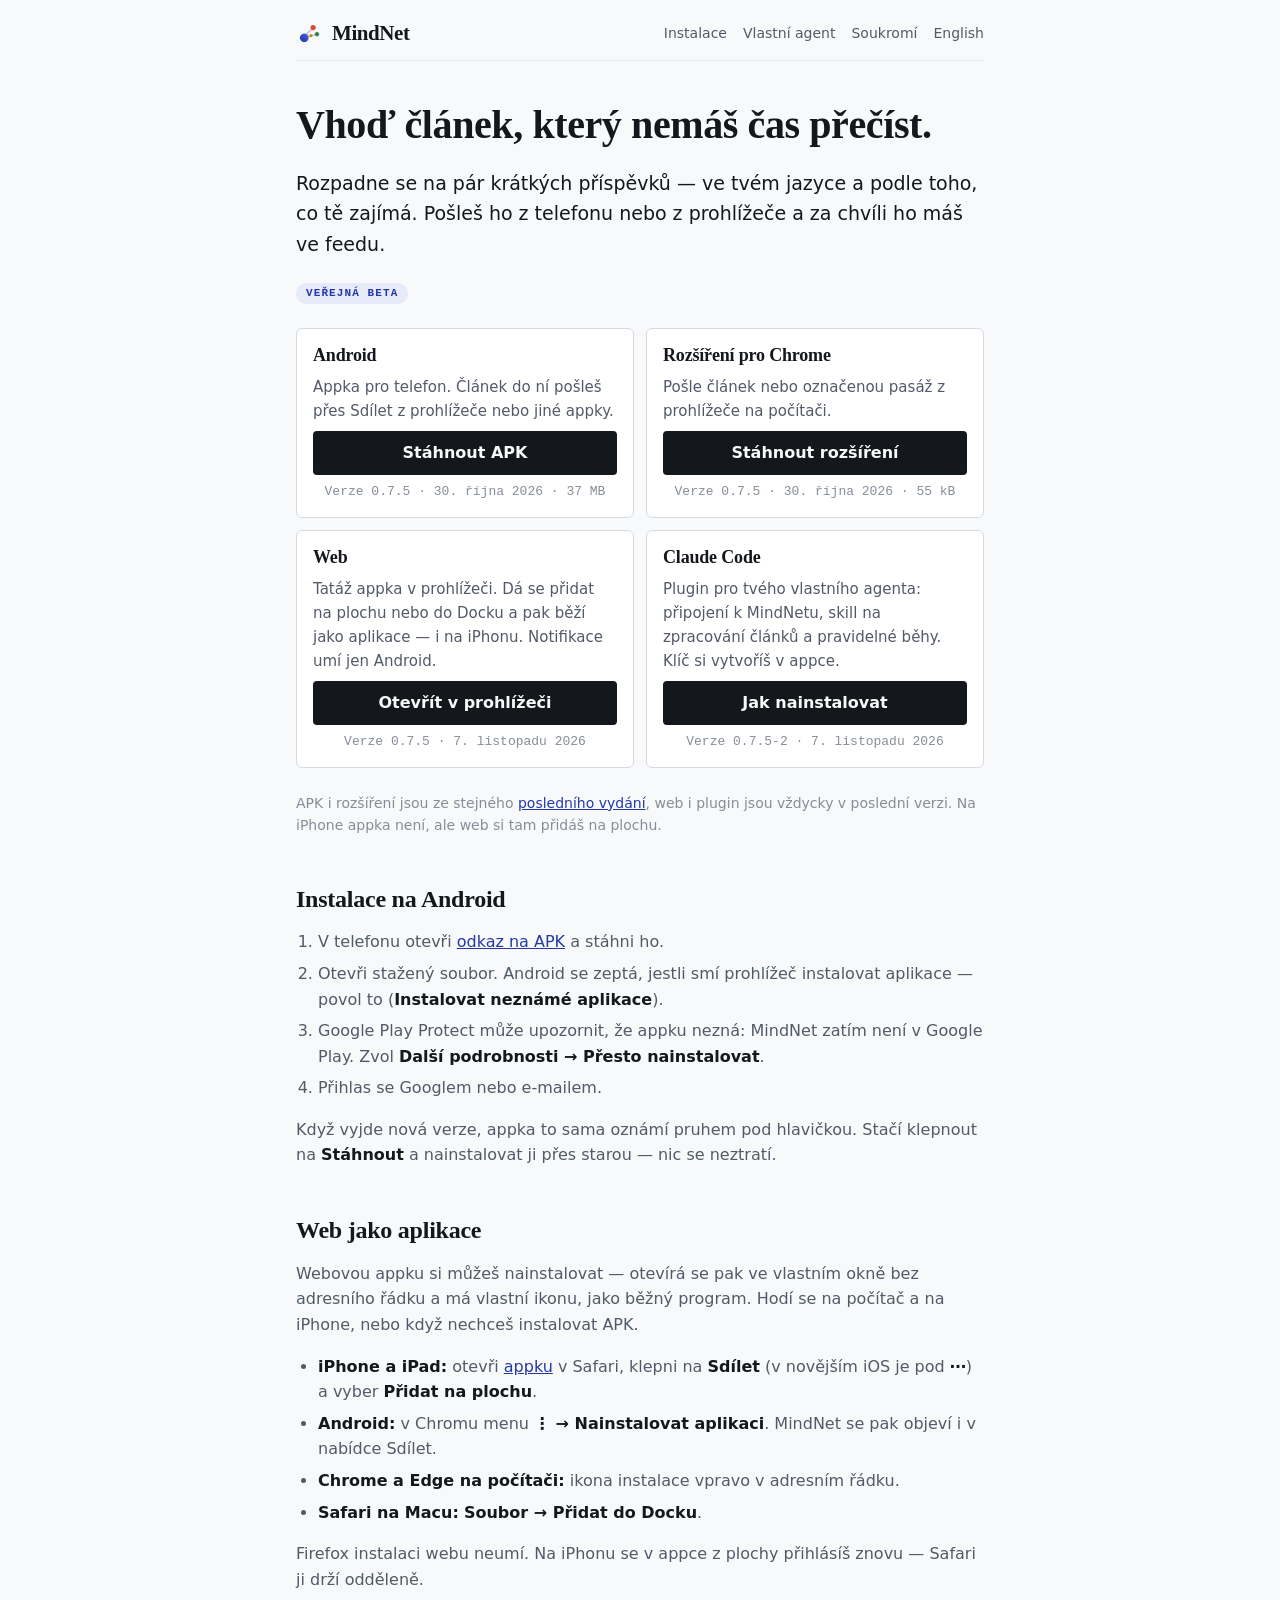
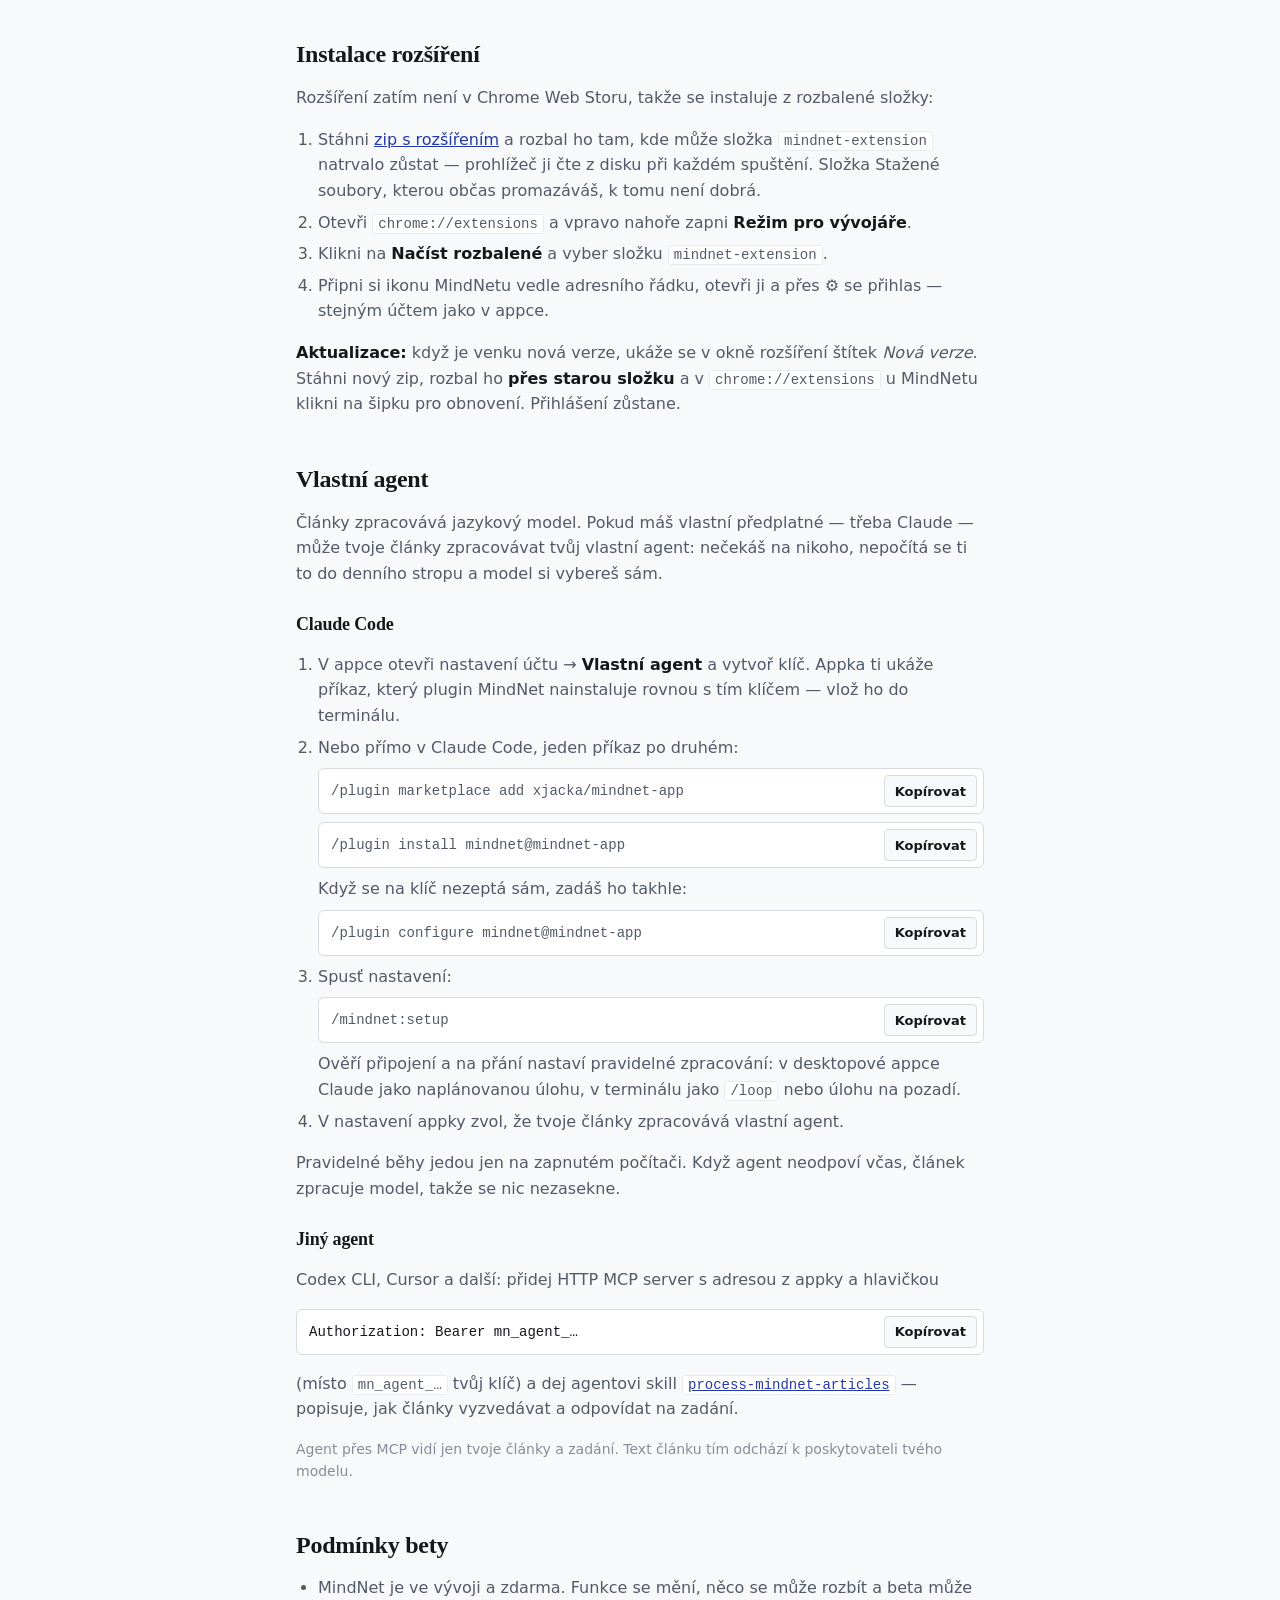
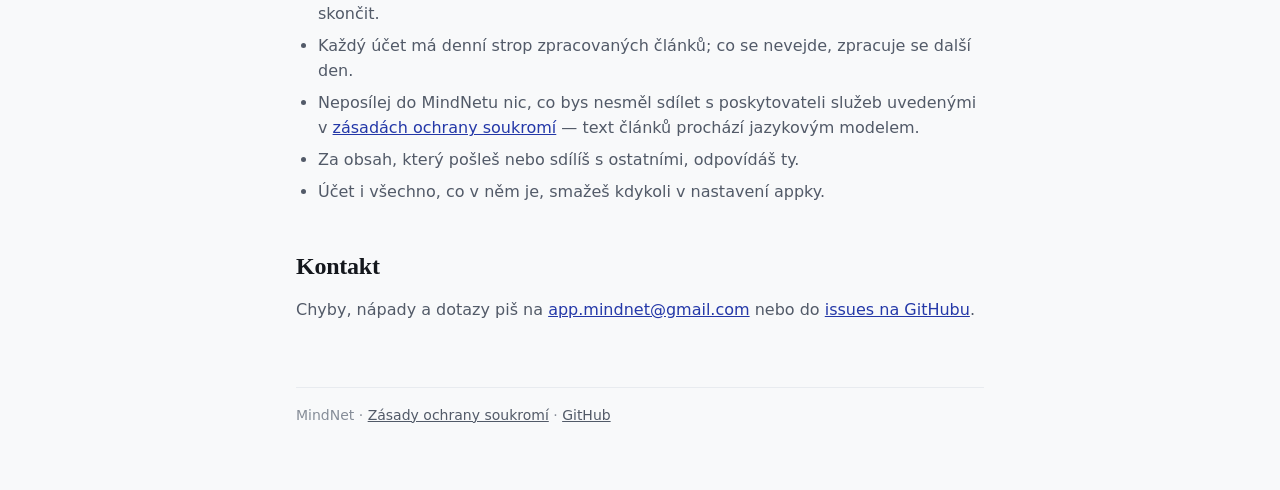
<file: docs/index.html>
<!doctype html>
<html lang="cs">
<head>
<meta charset="utf-8">
<meta name="viewport" content="width=device-width, initial-scale=1">
<title>MindNet — veřejná beta</title>
<meta name="description" content="Vhoď článek, který nemáš čas přečíst. Rozpadne se na pár krátkých příspěvků — ve tvém jazyce a podle toho, co tě zajímá.">
<link rel="icon" href="icon.png">
<link rel="stylesheet" href="style.css">
<link rel="alternate" hreflang="en" href="en/">
</head>
<body>
<div class="wrap">
  <header class="top">
    <a href="./"><img src="icon.png" alt=""><span class="wordmark">MindNet</span></a>
    <nav>
      <a href="#instalace">Instalace</a>
      <a href="#agent">Vlastní agent</a>
      <a href="privacy.html">Soukromí</a>
      <a href="en/" hreflang="en" lang="en">English</a>
    </nav>
  </header>

  <main>
    <h1>Vhoď článek, který nemáš čas přečíst.</h1>
    <p class="lead">Rozpadne se na pár krátkých příspěvků — ve tvém jazyce a podle toho, co tě zajímá.
      Pošleš ho z telefonu nebo z prohlížeče a za chvíli ho máš ve feedu.</p>
    <p><span class="badge">Veřejná beta</span></p>

    <div class="cards" id="instalace">
      <div class="card">
        <h3>Android</h3>
        <p>Appka pro telefon. Článek do ní pošleš přes Sdílet z prohlížeče nebo jiné appky.</p>
        <a class="button" href="https://github.com/xjacka/mindnet-app/releases/latest/download/mindnet.apk">Stáhnout APK</a>
        <p class="version" data-version="mindnet.apk" hidden></p>
      </div>
      <div class="card">
        <h3>Rozšíření pro Chrome</h3>
        <p>Pošle článek nebo označenou pasáž z prohlížeče na počítači.</p>
        <a class="button" href="https://github.com/xjacka/mindnet-app/releases/latest/download/mindnet-extension.zip">Stáhnout rozšíření</a>
        <p class="version" data-version="mindnet-extension.zip" hidden></p>
      </div>
      <div class="card">
        <h3>Web</h3>
        <p>Tatáž appka v prohlížeči. Dá se přidat na plochu nebo do Docku a pak běží jako aplikace — i na iPhonu. Notifikace umí jen Android.</p>
        <a class="button" href="app/">Otevřít v prohlížeči</a>
        <p class="version" data-version="web" hidden></p>
      </div>
      <div class="card">
        <h3>Claude Code</h3>
        <p>Plugin pro tvého vlastního agenta: připojení k MindNetu, skill na zpracování článků
          a pravidelné běhy. Klíč si vytvoříš v appce.</p>
        <a class="button" href="#agent">Jak nainstalovat</a>
        <p class="version" data-version="plugin" hidden></p>
      </div>
    </div>
    <p class="muted">APK i rozšíření jsou ze stejného <a href="https://github.com/xjacka/mindnet-app/releases/latest">posledního vydání</a>,
      web i plugin jsou vždycky v poslední verzi. Na iPhone appka není, ale web si tam přidáš na plochu.</p>

    <h2>Instalace na Android</h2>
    <ol>
      <li>V telefonu otevři <a href="https://github.com/xjacka/mindnet-app/releases/latest/download/mindnet.apk">odkaz na APK</a> a stáhni ho.</li>
      <li>Otevři stažený soubor. Android se zeptá, jestli smí prohlížeč instalovat aplikace — povol to
        (<strong>Instalovat neznámé aplikace</strong>).</li>
      <li>Google Play Protect může upozornit, že appku nezná: MindNet zatím není v Google Play.
        Zvol <strong>Další podrobnosti → Přesto nainstalovat</strong>.</li>
      <li>Přihlas se Googlem nebo e-mailem.</li>
    </ol>
    <p>Když vyjde nová verze, appka to sama oznámí pruhem pod hlavičkou. Stačí klepnout na
      <strong>Stáhnout</strong> a nainstalovat ji přes starou — nic se neztratí.</p>

    <h2 id="web-jako-aplikace">Web jako aplikace</h2>
    <p>Webovou appku si můžeš nainstalovat — otevírá se pak ve vlastním okně bez adresního řádku
      a má vlastní ikonu, jako běžný program. Hodí se na počítač a na iPhone, nebo když nechceš instalovat APK.</p>
    <ul>
      <li><strong>iPhone a iPad:</strong> otevři <a href="app/">appku</a> v Safari, klepni na <strong>Sdílet</strong>
        (v novějším iOS je pod <strong>⋯</strong>) a vyber <strong>Přidat na plochu</strong>.</li>
      <li><strong>Android:</strong> v Chromu menu <strong>⋮ → Nainstalovat aplikaci</strong>. MindNet se pak objeví i v nabídce Sdílet.</li>
      <li><strong>Chrome a Edge na počítači:</strong> ikona instalace vpravo v adresním řádku.</li>
      <li><strong>Safari na Macu:</strong> <strong>Soubor → Přidat do Docku</strong>.</li>
    </ul>
    <p>Firefox instalaci webu neumí. Na iPhonu se v appce z plochy přihlásíš znovu — Safari ji drží odděleně.</p>

    <h2>Instalace rozšíření</h2>
    <p>Rozšíření zatím není v Chrome Web Storu, takže se instaluje z rozbalené složky:</p>
    <ol>
      <li>Stáhni <a href="https://github.com/xjacka/mindnet-app/releases/latest/download/mindnet-extension.zip">zip s rozšířením</a>
        a rozbal ho tam, kde může složka <code>mindnet-extension</code> natrvalo zůstat — prohlížeč ji čte z disku
        při každém spuštění. Složka Stažené soubory, kterou občas promazáváš, k tomu není dobrá.</li>
      <li>Otevři <code>chrome://extensions</code> a vpravo nahoře zapni <strong>Režim pro vývojáře</strong>.</li>
      <li>Klikni na <strong>Načíst rozbalené</strong> a vyber složku <code>mindnet-extension</code>.</li>
      <li>Připni si ikonu MindNetu vedle adresního řádku, otevři ji a přes ⚙ se přihlas — stejným účtem jako v appce.</li>
    </ol>
    <p><strong>Aktualizace:</strong> když je venku nová verze, ukáže se v okně rozšíření štítek
      <em>Nová verze</em>. Stáhni nový zip, rozbal ho <strong>přes starou složku</strong> a v
      <code>chrome://extensions</code> u MindNetu klikni na šipku pro obnovení. Přihlášení zůstane.</p>

    <h2 id="agent">Vlastní agent</h2>
    <p>Články zpracovává jazykový model. Pokud máš vlastní předplatné — třeba Claude — může tvoje články
      zpracovávat tvůj vlastní agent: nečekáš na nikoho, nepočítá se ti to do denního stropu a model si
      vybereš sám.</p>

    <h3>Claude Code</h3>
    <ol>
      <li>V appce otevři nastavení účtu → <strong>Vlastní agent</strong> a vytvoř klíč. Appka ti ukáže
        příkaz, který plugin MindNet nainstaluje rovnou s tím klíčem — vlož ho do terminálu.</li>
      <li>Nebo přímo v Claude Code, jeden příkaz po druhém:
        <div class="cmd"><code>/plugin marketplace add xjacka/mindnet-app</code><button type="button" class="copy">Kopírovat</button></div>
        <div class="cmd"><code>/plugin install mindnet@mindnet-app</code><button type="button" class="copy">Kopírovat</button></div>
        Když se na klíč nezeptá sám, zadáš ho takhle:
        <div class="cmd"><code>/plugin configure mindnet@mindnet-app</code><button type="button" class="copy">Kopírovat</button></div></li>
      <li>Spusť nastavení:
        <div class="cmd"><code>/mindnet:setup</code><button type="button" class="copy">Kopírovat</button></div>
        Ověří připojení a na přání nastaví pravidelné zpracování:
        v desktopové appce Claude jako naplánovanou úlohu, v terminálu jako <code>/loop</code> nebo úlohu
        na pozadí.</li>
      <li>V nastavení appky zvol, že tvoje články zpracovává vlastní agent.</li>
    </ol>
    <p>Pravidelné běhy jedou jen na zapnutém počítači. Když agent neodpoví včas, článek zpracuje model,
      takže se nic nezasekne.</p>

    <h3>Jiný agent</h3>
    <p>Codex CLI, Cursor a další: přidej HTTP MCP server s adresou z appky a hlavičkou</p>
    <div class="cmd"><code>Authorization: Bearer mn_agent_…</code><button type="button" class="copy">Kopírovat</button></div>
    <p>(místo <code>mn_agent_…</code> tvůj klíč) a dej agentovi skill
      <a href="https://github.com/xjacka/mindnet-app/tree/main/plugins/mindnet/skills/process-mindnet-articles"><code>process-mindnet-articles</code></a> — popisuje, jak články vyzvedávat
      a odpovídat na zadání.</p>
    <p class="muted">Agent přes MCP vidí jen tvoje články a zadání. Text článku tím odchází k poskytovateli
      tvého modelu.</p>

    <h2 id="podminky">Podmínky bety</h2>
    <ul>
      <li>MindNet je ve vývoji a zdarma. Funkce se mění, něco se může rozbít a beta může skončit.</li>
      <li>Každý účet má denní strop zpracovaných článků; co se nevejde, zpracuje se další den.</li>
      <li>Neposílej do MindNetu nic, co bys nesměl sdílet s poskytovateli služeb uvedenými v
        <a href="privacy.html">zásadách ochrany soukromí</a> — text článků prochází jazykovým modelem.</li>
      <li>Za obsah, který pošleš nebo sdílíš s ostatními, odpovídáš ty.</li>
      <li>Účet i všechno, co v něm je, smažeš kdykoli v nastavení appky.</li>
    </ul>

    <h2>Kontakt</h2>
    <p>Chyby, nápady a dotazy piš na <a href="mailto:app.mindnet@gmail.com">app.mindnet@gmail.com</a>
      nebo do <a href="https://github.com/xjacka/mindnet-app/issues">issues na GitHubu</a>.</p>
  </main>

  <footer>
    MindNet · <a href="privacy.html">Zásady ochrany soukromí</a> · <a href="https://github.com/xjacka/mindnet-app">GitHub</a>
  </footer>
</div>
<script src="version.js?v=3" defer></script>
<script src="copy.js" defer></script>
</body>
</html>
</file>
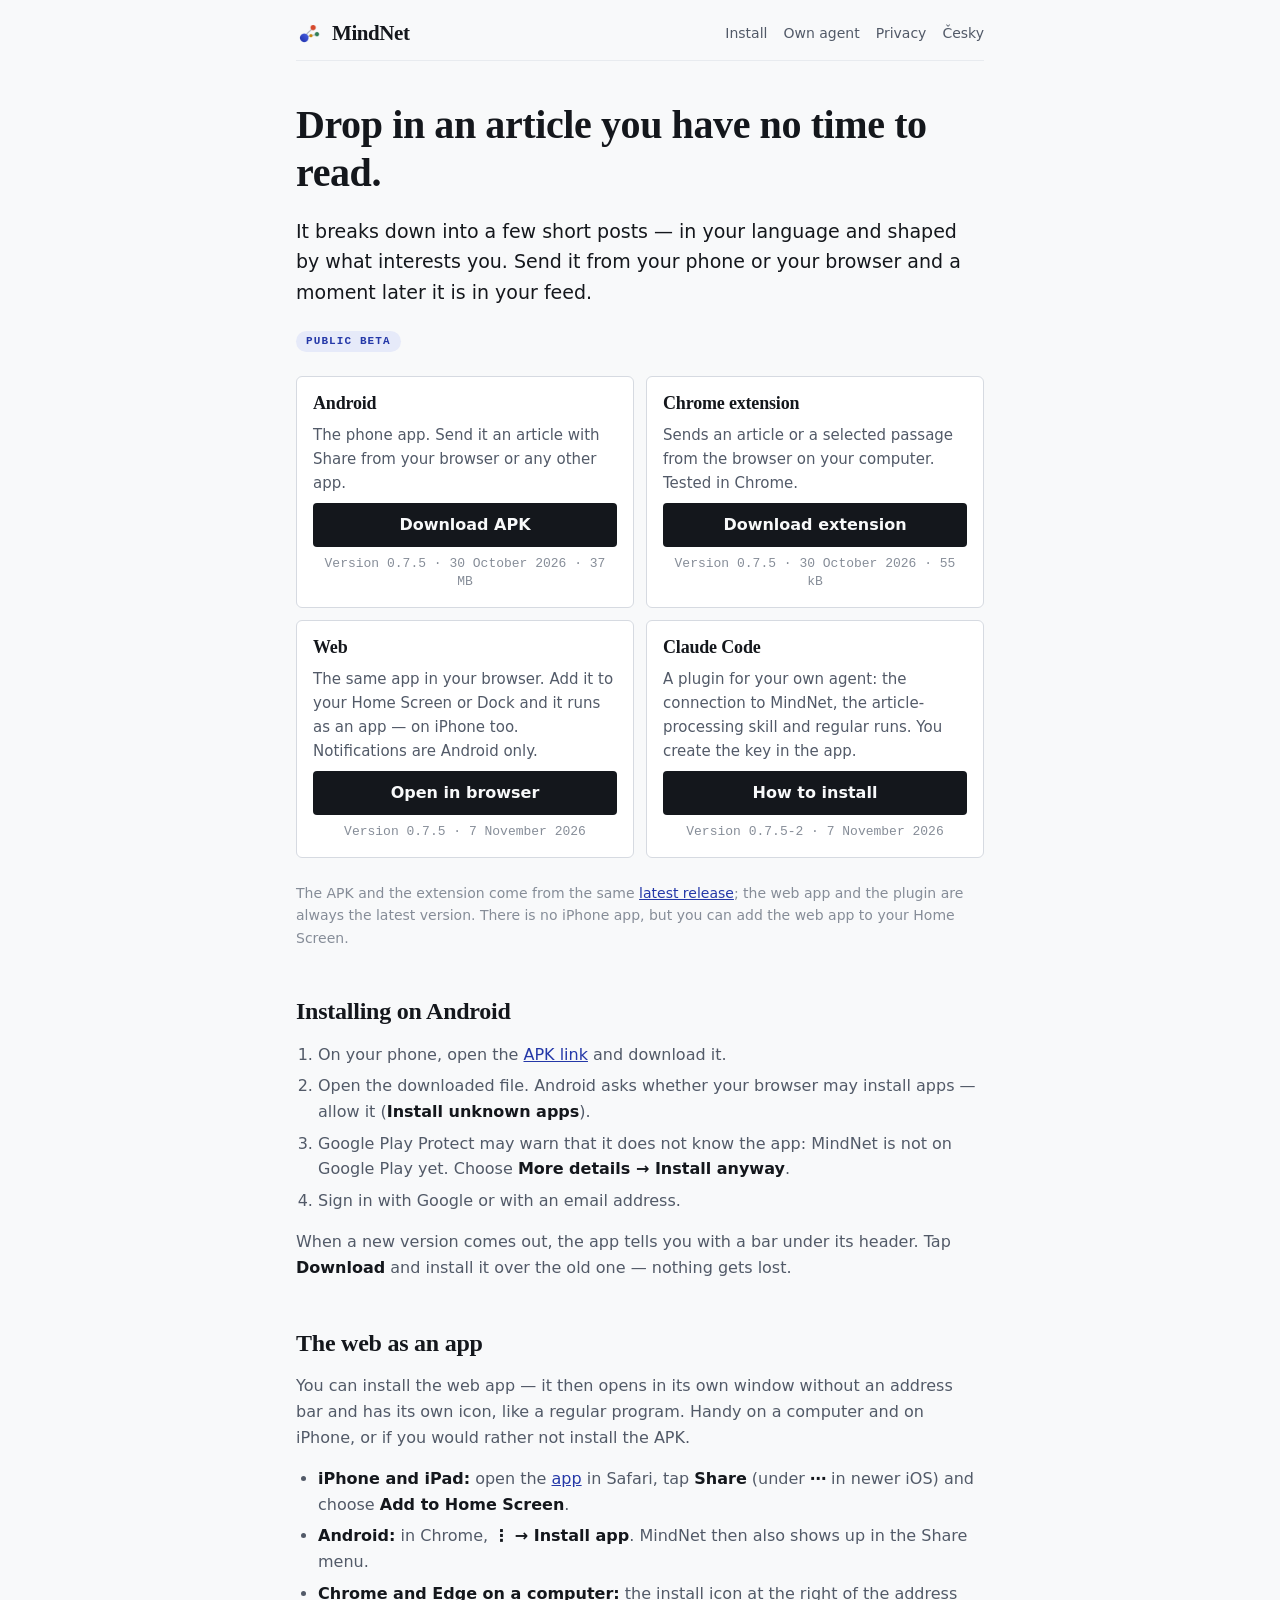
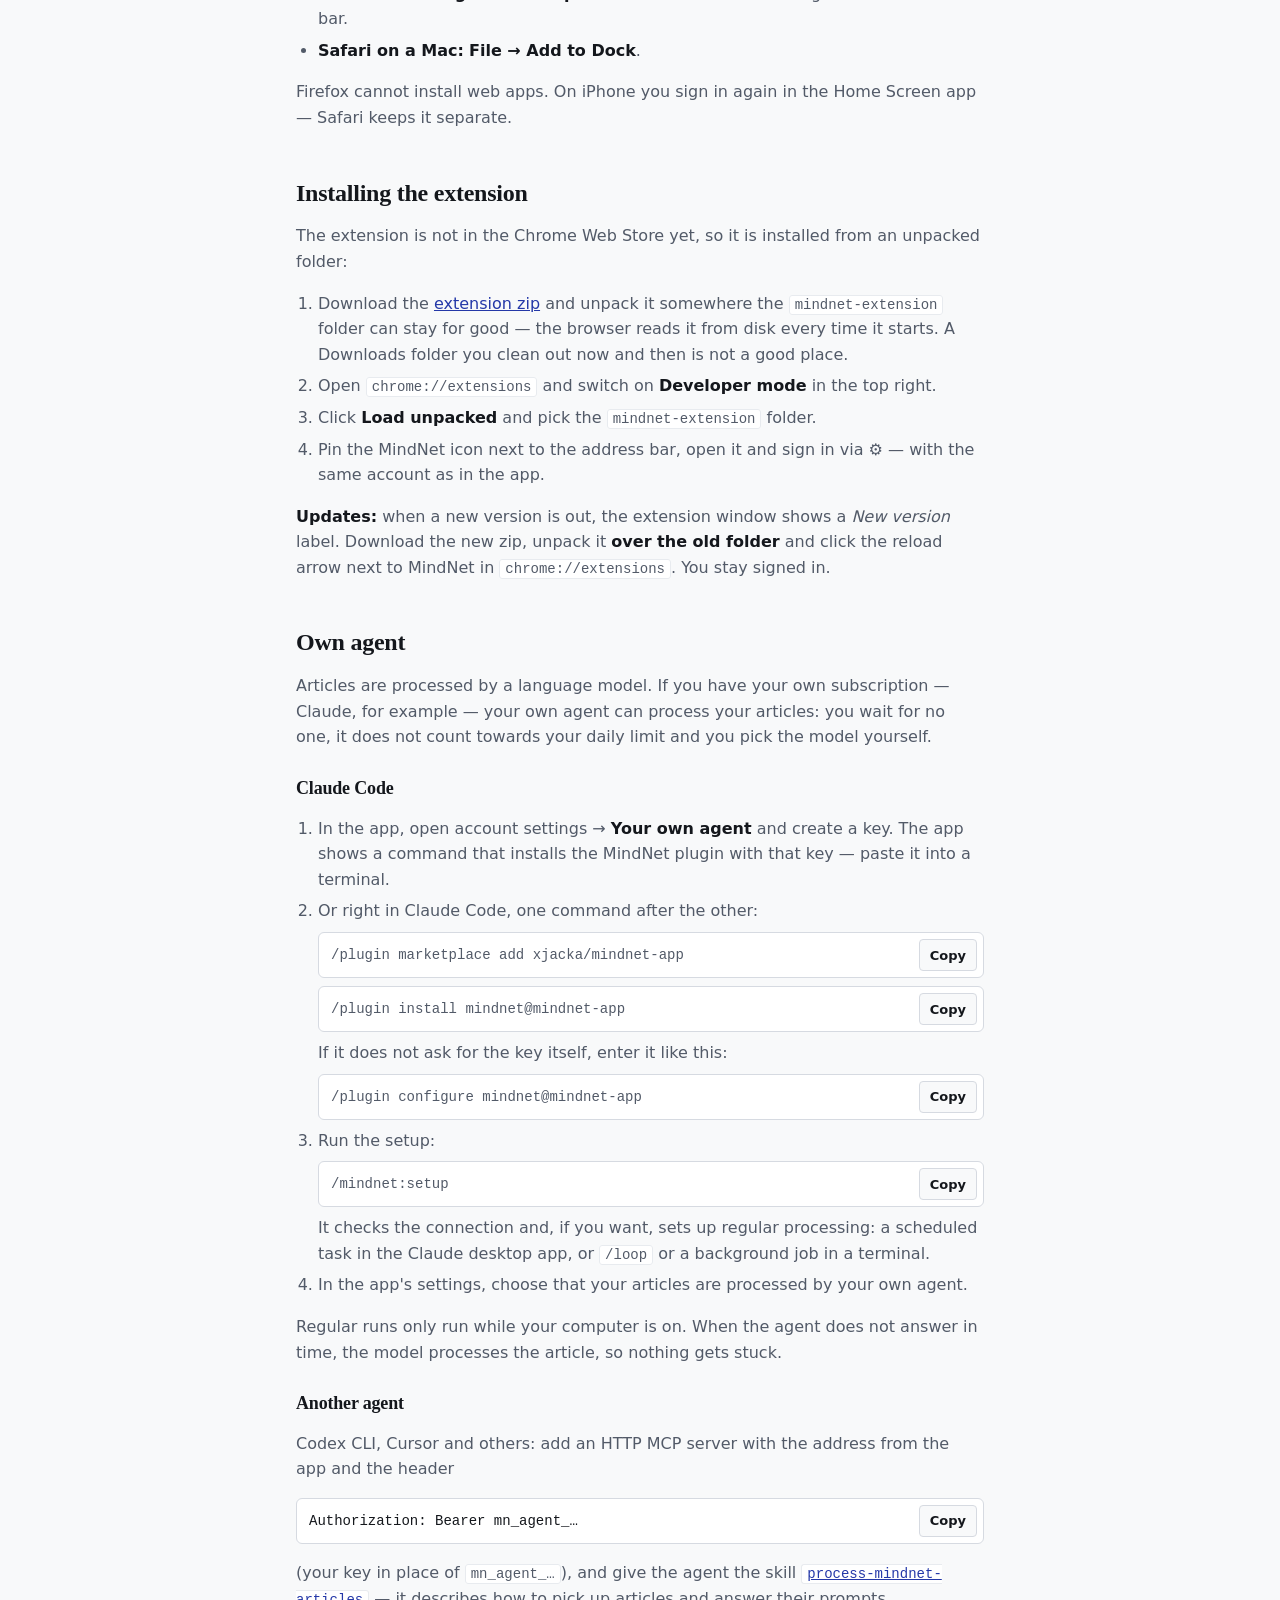
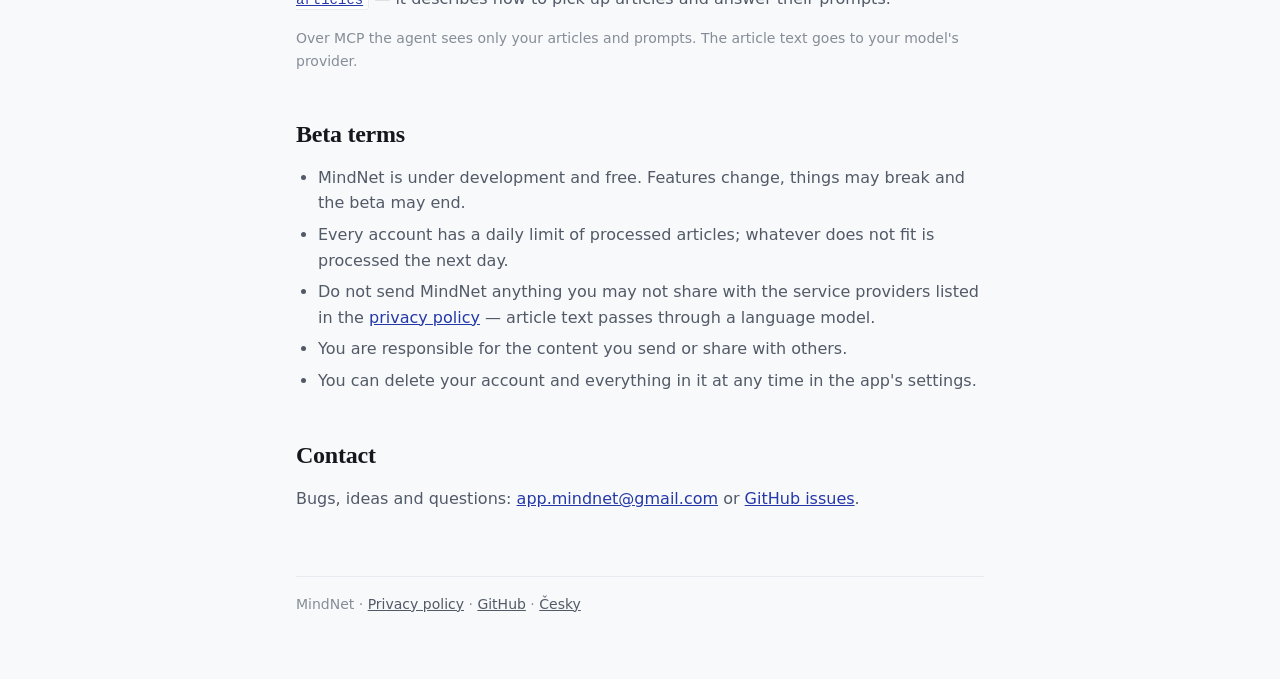
<file: docs/en/index.html>
<!doctype html>
<html lang="en">
<head>
<meta charset="utf-8">
<meta name="viewport" content="width=device-width, initial-scale=1">
<title>MindNet — public beta</title>
<meta name="description" content="Drop in an article you have no time to read. It breaks down into a few short posts — in your language and shaped by what interests you.">
<link rel="icon" href="../icon.png">
<link rel="stylesheet" href="../style.css">
<link rel="alternate" hreflang="cs" href="../">
</head>
<body>
<div class="wrap">
  <header class="top">
    <a href="./"><img src="../icon.png" alt=""><span class="wordmark">MindNet</span></a>
    <nav>
      <a href="#install">Install</a>
      <a href="#agent">Own agent</a>
      <a href="privacy.html">Privacy</a>
      <a href="../" hreflang="cs" lang="cs">Česky</a>
    </nav>
  </header>

  <main>
    <h1>Drop in an article you have no time to read.</h1>
    <p class="lead">It breaks down into a few short posts — in your language and shaped by what interests you.
      Send it from your phone or your browser and a moment later it is in your feed.</p>
    <p><span class="badge">Public beta</span></p>

    <div class="cards" id="install">
      <div class="card">
        <h3>Android</h3>
        <p>The phone app. Send it an article with Share from your browser or any other app.</p>
        <a class="button" href="https://github.com/xjacka/mindnet-app/releases/latest/download/mindnet.apk">Download APK</a>
        <p class="version" data-version="mindnet.apk" hidden></p>
      </div>
      <div class="card">
        <h3>Chrome extension</h3>
        <p>Sends an article or a selected passage from the browser on your computer. Tested in Chrome.</p>
        <a class="button" href="https://github.com/xjacka/mindnet-app/releases/latest/download/mindnet-extension.zip">Download extension</a>
        <p class="version" data-version="mindnet-extension.zip" hidden></p>
      </div>
      <div class="card">
        <h3>Web</h3>
        <p>The same app in your browser. Add it to your Home Screen or Dock and it runs as an app — on iPhone too. Notifications are Android only.</p>
        <a class="button" href="../app/">Open in browser</a>
        <p class="version" data-version="web" hidden></p>
      </div>
      <div class="card">
        <h3>Claude Code</h3>
        <p>A plugin for your own agent: the connection to MindNet, the article-processing skill
          and regular runs. You create the key in the app.</p>
        <a class="button" href="#agent">How to install</a>
        <p class="version" data-version="plugin" hidden></p>
      </div>
    </div>
    <p class="muted">The APK and the extension come from the same <a href="https://github.com/xjacka/mindnet-app/releases/latest">latest release</a>;
      the web app and the plugin are always the latest version. There is no iPhone app, but you can add the web app to your Home Screen.</p>

    <h2>Installing on Android</h2>
    <ol>
      <li>On your phone, open the <a href="https://github.com/xjacka/mindnet-app/releases/latest/download/mindnet.apk">APK link</a> and download it.</li>
      <li>Open the downloaded file. Android asks whether your browser may install apps — allow it
        (<strong>Install unknown apps</strong>).</li>
      <li>Google Play Protect may warn that it does not know the app: MindNet is not on Google Play yet.
        Choose <strong>More details → Install anyway</strong>.</li>
      <li>Sign in with Google or with an email address.</li>
    </ol>
    <p>When a new version comes out, the app tells you with a bar under its header. Tap
      <strong>Download</strong> and install it over the old one — nothing gets lost.</p>

    <h2 id="web-app">The web as an app</h2>
    <p>You can install the web app — it then opens in its own window without an address bar
      and has its own icon, like a regular program. Handy on a computer and on iPhone, or if you would rather not install the APK.</p>
    <ul>
      <li><strong>iPhone and iPad:</strong> open the <a href="../app/">app</a> in Safari, tap <strong>Share</strong>
        (under <strong>⋯</strong> in newer iOS) and choose <strong>Add to Home Screen</strong>.</li>
      <li><strong>Android:</strong> in Chrome, <strong>⋮ → Install app</strong>. MindNet then also shows up in the Share menu.</li>
      <li><strong>Chrome and Edge on a computer:</strong> the install icon at the right of the address bar.</li>
      <li><strong>Safari on a Mac:</strong> <strong>File → Add to Dock</strong>.</li>
    </ul>
    <p>Firefox cannot install web apps. On iPhone you sign in again in the Home Screen app — Safari keeps it separate.</p>

    <h2>Installing the extension</h2>
    <p>The extension is not in the Chrome Web Store yet, so it is installed from an unpacked folder:</p>
    <ol>
      <li>Download the <a href="https://github.com/xjacka/mindnet-app/releases/latest/download/mindnet-extension.zip">extension zip</a>
        and unpack it somewhere the <code>mindnet-extension</code> folder can stay for good — the browser reads it
        from disk every time it starts. A Downloads folder you clean out now and then is not a good place.</li>
      <li>Open <code>chrome://extensions</code> and switch on <strong>Developer mode</strong> in the top right.</li>
      <li>Click <strong>Load unpacked</strong> and pick the <code>mindnet-extension</code> folder.</li>
      <li>Pin the MindNet icon next to the address bar, open it and sign in via ⚙ — with the same account as in the app.</li>
    </ol>
    <p><strong>Updates:</strong> when a new version is out, the extension window shows a
      <em>New version</em> label. Download the new zip, unpack it <strong>over the old folder</strong> and click
      the reload arrow next to MindNet in <code>chrome://extensions</code>. You stay signed in.</p>

    <h2 id="agent">Own agent</h2>
    <p>Articles are processed by a language model. If you have your own subscription — Claude, for example —
      your own agent can process your articles: you wait for no one, it does not count towards your daily
      limit and you pick the model yourself.</p>

    <h3>Claude Code</h3>
    <ol>
      <li>In the app, open account settings → <strong>Your own agent</strong> and create a key. The app
        shows a command that installs the MindNet plugin with that key — paste it into a terminal.</li>
      <li>Or right in Claude Code, one command after the other:
        <div class="cmd"><code>/plugin marketplace add xjacka/mindnet-app</code><button type="button" class="copy">Copy</button></div>
        <div class="cmd"><code>/plugin install mindnet@mindnet-app</code><button type="button" class="copy">Copy</button></div>
        If it does not ask for the key itself, enter it like this:
        <div class="cmd"><code>/plugin configure mindnet@mindnet-app</code><button type="button" class="copy">Copy</button></div></li>
      <li>Run the setup:
        <div class="cmd"><code>/mindnet:setup</code><button type="button" class="copy">Copy</button></div>
        It checks the connection and, if you want, sets up regular
        processing: a scheduled task in the Claude desktop app, or <code>/loop</code> or a background
        job in a terminal.</li>
      <li>In the app's settings, choose that your articles are processed by your own agent.</li>
    </ol>
    <p>Regular runs only run while your computer is on. When the agent does not answer in time, the
      model processes the article, so nothing gets stuck.</p>

    <h3>Another agent</h3>
    <p>Codex CLI, Cursor and others: add an HTTP MCP server with the address from the app and the header</p>
    <div class="cmd"><code>Authorization: Bearer mn_agent_…</code><button type="button" class="copy">Copy</button></div>
    <p>(your key in place of <code>mn_agent_…</code>), and give the agent the skill
      <a href="https://github.com/xjacka/mindnet-app/tree/main/plugins/mindnet/skills/process-mindnet-articles"><code>process-mindnet-articles</code></a> — it describes how to pick up
      articles and answer their prompts.</p>
    <p class="muted">Over MCP the agent sees only your articles and prompts. The article text goes to your
      model's provider.</p>

    <h2 id="terms">Beta terms</h2>
    <ul>
      <li>MindNet is under development and free. Features change, things may break and the beta may end.</li>
      <li>Every account has a daily limit of processed articles; whatever does not fit is processed the next day.</li>
      <li>Do not send MindNet anything you may not share with the service providers listed in the
        <a href="privacy.html">privacy policy</a> — article text passes through a language model.</li>
      <li>You are responsible for the content you send or share with others.</li>
      <li>You can delete your account and everything in it at any time in the app's settings.</li>
    </ul>

    <h2>Contact</h2>
    <p>Bugs, ideas and questions: <a href="mailto:app.mindnet@gmail.com">app.mindnet@gmail.com</a>
      or <a href="https://github.com/xjacka/mindnet-app/issues">GitHub issues</a>.</p>
  </main>

  <footer>
    MindNet · <a href="privacy.html">Privacy policy</a> · <a href="https://github.com/xjacka/mindnet-app">GitHub</a> · <a href="../" hreflang="cs">Česky</a>
  </footer>
</div>
<script src="../version.js?v=3" defer></script>
<script src="../copy.js" defer></script>
</body>
</html>
</file>
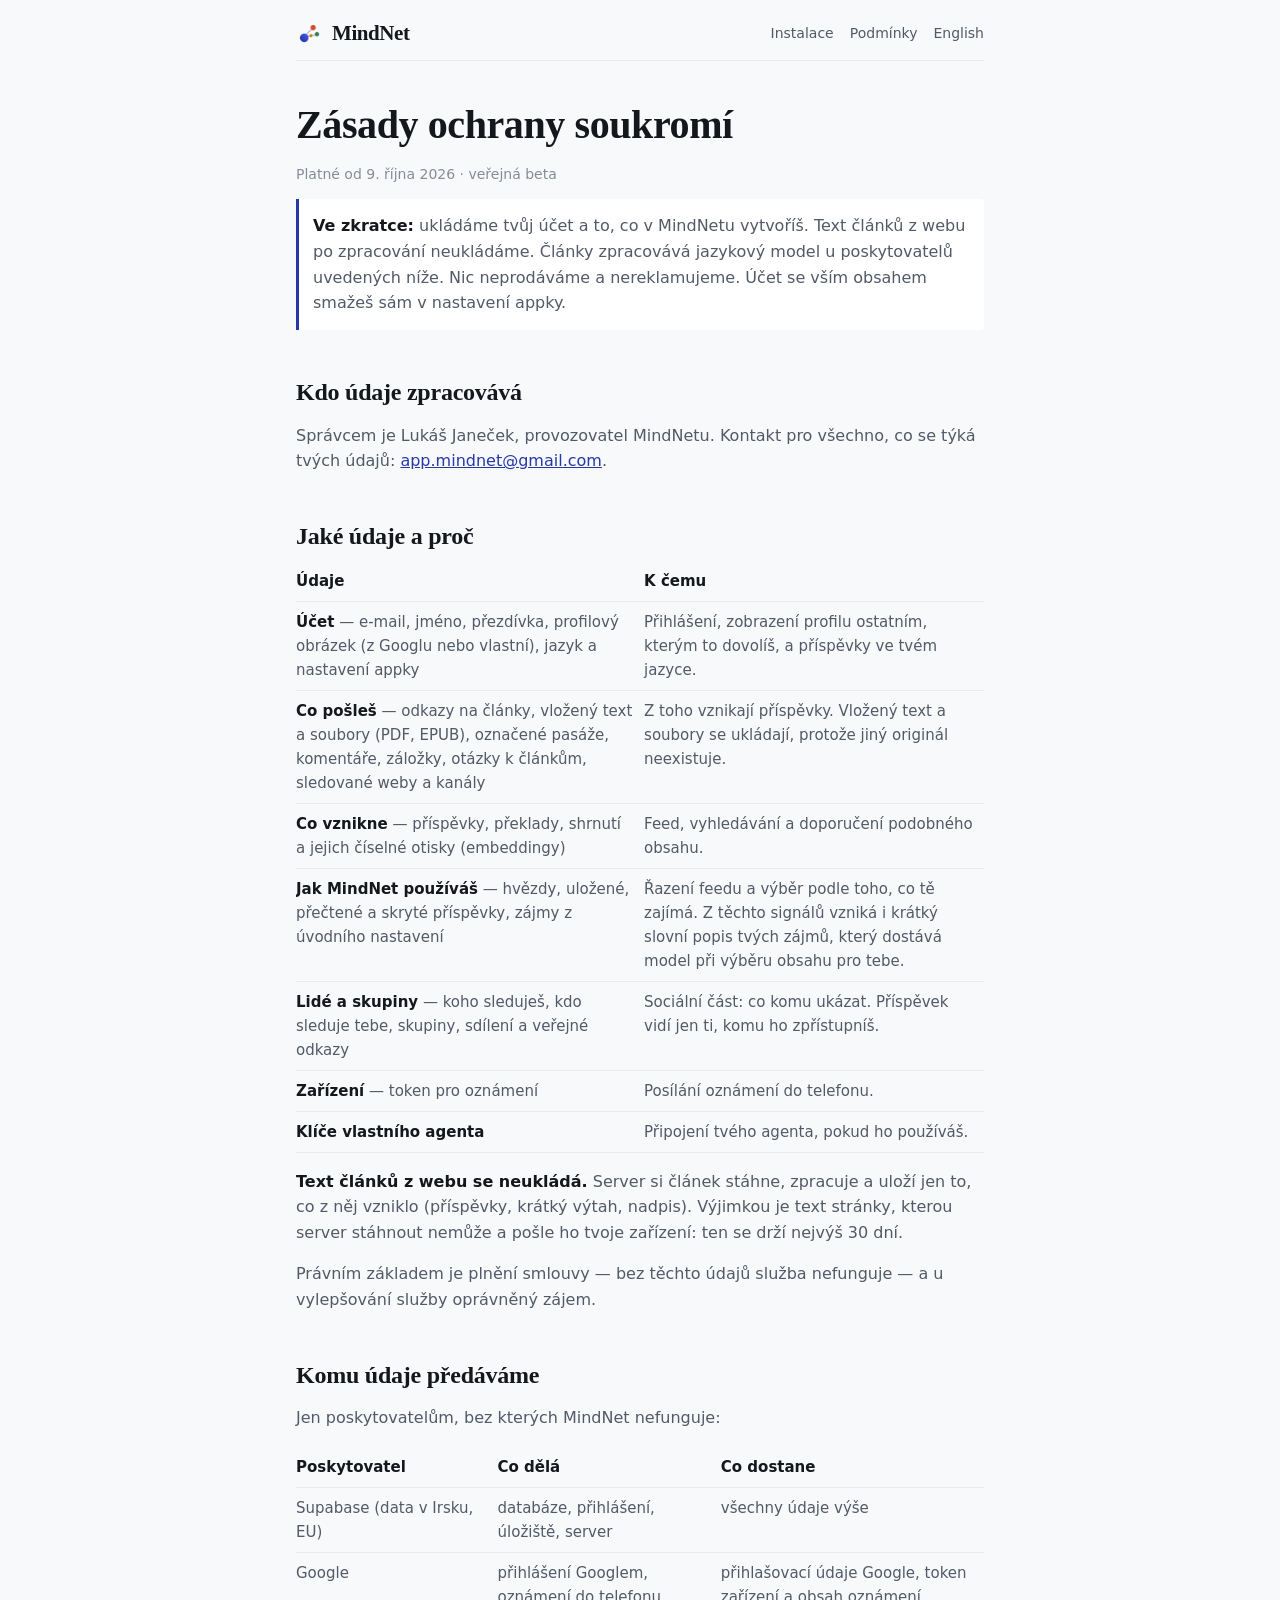
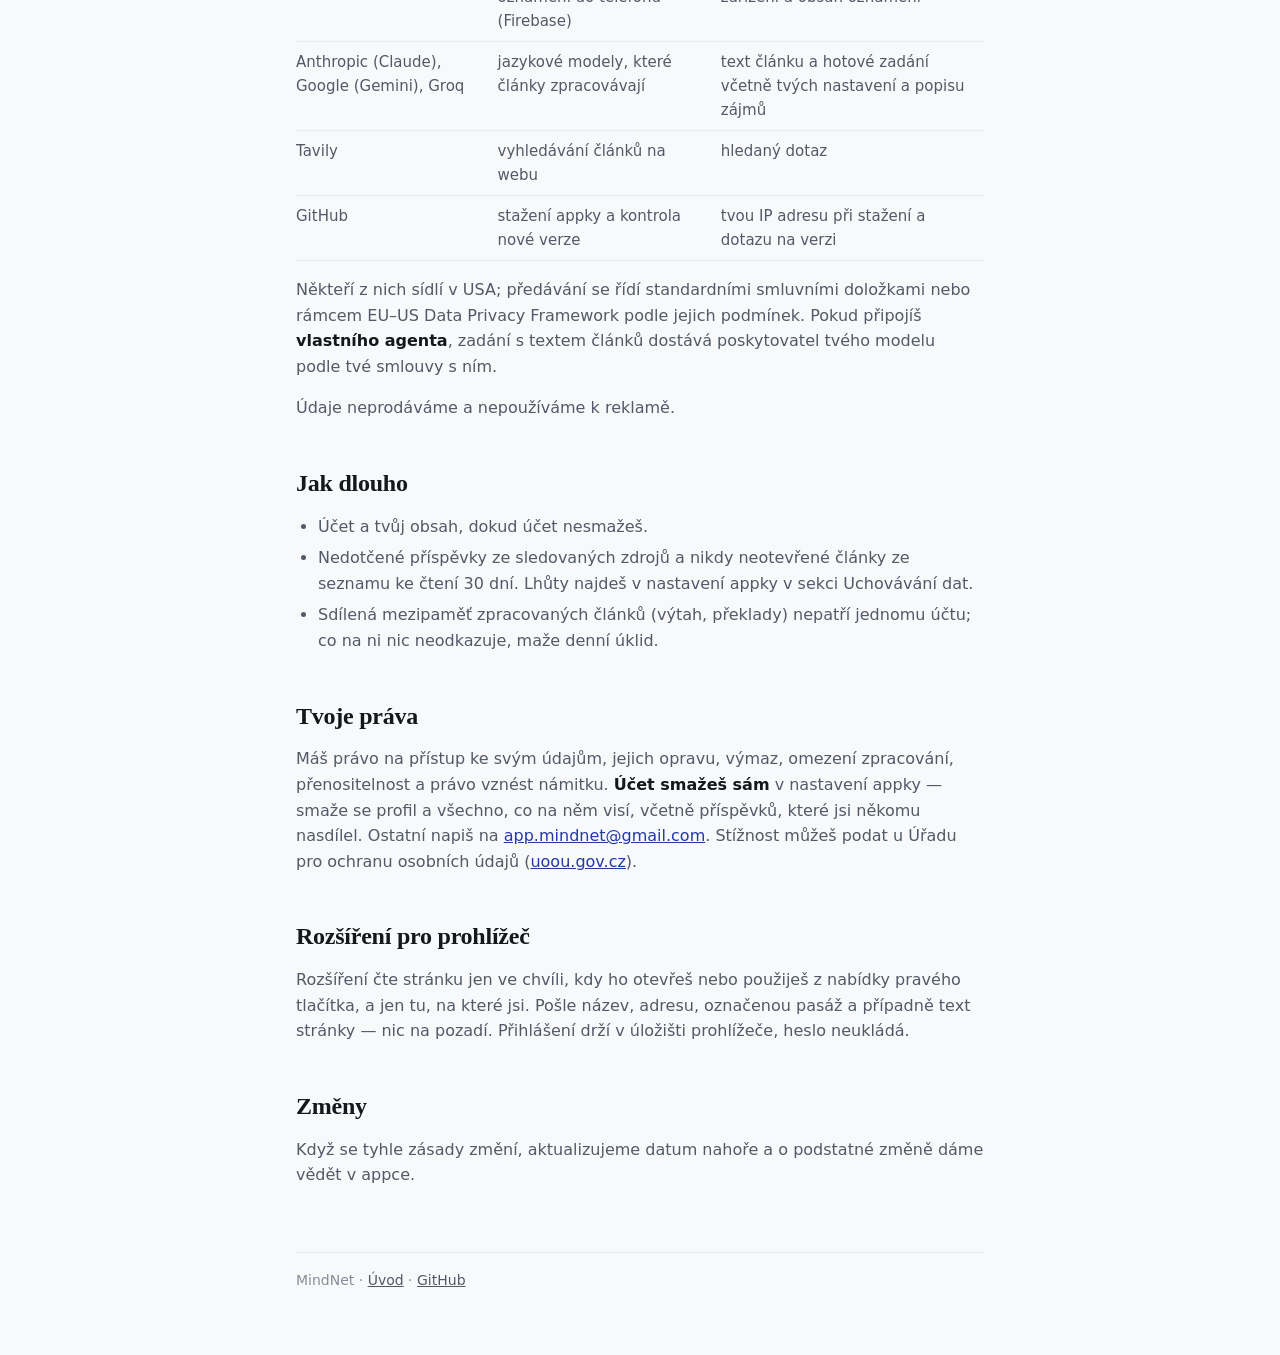
<file: docs/privacy.html>
<!doctype html>
<html lang="cs">
<head>
<meta charset="utf-8">
<meta name="viewport" content="width=device-width, initial-scale=1">
<title>MindNet — zásady ochrany soukromí</title>
<meta name="description" content="Jaké údaje MindNet zpracovává, proč, kdo k nim má přístup a jak je smazat.">
<link rel="icon" href="icon.png">
<link rel="stylesheet" href="style.css">
<link rel="alternate" hreflang="en" href="en/privacy.html">
</head>
<body>
<div class="wrap">
  <header class="top">
    <a href="./"><img src="icon.png" alt=""><span class="wordmark">MindNet</span></a>
    <nav>
      <a href="./#instalace">Instalace</a>
      <a href="./#podminky">Podmínky</a>
      <a href="en/privacy.html" hreflang="en" lang="en">English</a>
    </nav>
  </header>

  <main>
    <h1>Zásady ochrany soukromí</h1>
    <p class="muted">Platné od 9. října 2026 · veřejná beta</p>

    <div class="note">
      <p><strong>Ve zkratce:</strong> ukládáme tvůj účet a to, co v MindNetu vytvoříš. Text článků z webu
        po zpracování neukládáme. Články zpracovává jazykový model u poskytovatelů uvedených níže.
        Nic neprodáváme a nereklamujeme. Účet se vším obsahem smažeš sám v nastavení appky.</p>
    </div>

    <h2>Kdo údaje zpracovává</h2>
    <p>Správcem je Lukáš Janeček, provozovatel MindNetu. Kontakt pro všechno, co se týká tvých údajů:
      <a href="mailto:app.mindnet@gmail.com">app.mindnet@gmail.com</a>.</p>

    <h2>Jaké údaje a proč</h2>
    <div class="table-scroll">
    <table>
      <tr><th>Údaje</th><th>K čemu</th></tr>
      <tr><td><strong>Účet</strong> — e-mail, jméno, přezdívka, profilový obrázek (z Googlu nebo vlastní), jazyk a nastavení appky</td>
        <td>Přihlášení, zobrazení profilu ostatním, kterým to dovolíš, a příspěvky ve tvém jazyce.</td></tr>
      <tr><td><strong>Co pošleš</strong> — odkazy na články, vložený text a soubory (PDF, EPUB), označené pasáže, komentáře, záložky, otázky k článkům, sledované weby a kanály</td>
        <td>Z toho vznikají příspěvky. Vložený text a soubory se ukládají, protože jiný originál neexistuje.</td></tr>
      <tr><td><strong>Co vznikne</strong> — příspěvky, překlady, shrnutí a jejich číselné otisky (embeddingy)</td>
        <td>Feed, vyhledávání a doporučení podobného obsahu.</td></tr>
      <tr><td><strong>Jak MindNet používáš</strong> — hvězdy, uložené, přečtené a skryté příspěvky, zájmy z úvodního nastavení</td>
        <td>Řazení feedu a výběr podle toho, co tě zajímá. Z těchto signálů vzniká i krátký slovní popis tvých zájmů, který dostává model při výběru obsahu pro tebe.</td></tr>
      <tr><td><strong>Lidé a skupiny</strong> — koho sleduješ, kdo sleduje tebe, skupiny, sdílení a veřejné odkazy</td>
        <td>Sociální část: co komu ukázat. Příspěvek vidí jen ti, komu ho zpřístupníš.</td></tr>
      <tr><td><strong>Zařízení</strong> — token pro oznámení</td>
        <td>Posílání oznámení do telefonu.</td></tr>
      <tr><td><strong>Klíče vlastního agenta</strong></td>
        <td>Připojení tvého agenta, pokud ho používáš.</td></tr>
    </table>
    </div>
    <p><strong>Text článků z webu se neukládá.</strong> Server si článek stáhne, zpracuje a uloží jen to,
      co z něj vzniklo (příspěvky, krátký výtah, nadpis). Výjimkou je text stránky, kterou server stáhnout
      nemůže a pošle ho tvoje zařízení: ten se drží nejvýš 30 dní.</p>
    <p>Právním základem je plnění smlouvy — bez těchto údajů služba nefunguje — a u vylepšování služby
      oprávněný zájem.</p>

    <h2>Komu údaje předáváme</h2>
    <p>Jen poskytovatelům, bez kterých MindNet nefunguje:</p>
    <div class="table-scroll">
    <table>
      <tr><th>Poskytovatel</th><th>Co dělá</th><th>Co dostane</th></tr>
      <tr><td>Supabase (data v Irsku, EU)</td><td>databáze, přihlášení, úložiště, server</td><td>všechny údaje výše</td></tr>
      <tr><td>Google</td><td>přihlášení Googlem, oznámení do telefonu (Firebase)</td><td>přihlašovací údaje Google, token zařízení a obsah oznámení</td></tr>
      <tr><td>Anthropic (Claude), Google (Gemini), Groq</td><td>jazykové modely, které články zpracovávají</td><td>text článku a hotové zadání včetně tvých nastavení a popisu zájmů</td></tr>
      <tr><td>Tavily</td><td>vyhledávání článků na webu</td><td>hledaný dotaz</td></tr>
      <tr><td>GitHub</td><td>stažení appky a kontrola nové verze</td><td>tvou IP adresu při stažení a dotazu na verzi</td></tr>
    </table>
    </div>
    <p>Někteří z nich sídlí v USA; předávání se řídí standardními smluvními doložkami nebo rámcem
      EU–US Data Privacy Framework podle jejich podmínek. Pokud připojíš <strong>vlastního agenta</strong>,
      zadání s textem článků dostává poskytovatel tvého modelu podle tvé smlouvy s ním.</p>
    <p>Údaje neprodáváme a nepoužíváme k reklamě.</p>

    <h2>Jak dlouho</h2>
    <ul>
      <li>Účet a tvůj obsah, dokud účet nesmažeš.</li>
      <li>Nedotčené příspěvky ze sledovaných zdrojů a nikdy neotevřené články ze seznamu ke čtení 30 dní.
        Lhůty najdeš v nastavení appky v sekci Uchovávání dat.</li>
      <li>Sdílená mezipaměť zpracovaných článků (výtah, překlady) nepatří jednomu účtu; co na ni nic
        neodkazuje, maže denní úklid.</li>
    </ul>

    <h2>Tvoje práva</h2>
    <p>Máš právo na přístup ke svým údajům, jejich opravu, výmaz, omezení zpracování, přenositelnost a právo
      vznést námitku. <strong>Účet smažeš sám</strong> v nastavení appky — smaže se profil a všechno, co na
      něm visí, včetně příspěvků, které jsi někomu nasdílel. Ostatní napiš na
      <a href="mailto:app.mindnet@gmail.com">app.mindnet@gmail.com</a>. Stížnost můžeš podat u Úřadu pro ochranu
      osobních údajů (<a href="https://uoou.gov.cz">uoou.gov.cz</a>).</p>

    <h2>Rozšíření pro prohlížeč</h2>
    <p>Rozšíření čte stránku jen ve chvíli, kdy ho otevřeš nebo použiješ z nabídky pravého tlačítka, a jen
      tu, na které jsi. Pošle název, adresu, označenou pasáž a případně text stránky — nic na pozadí.
      Přihlášení drží v úložišti prohlížeče, heslo neukládá.</p>

    <h2>Změny</h2>
    <p>Když se tyhle zásady změní, aktualizujeme datum nahoře a o podstatné změně dáme vědět v appce.</p>
  </main>

  <footer>
    MindNet · <a href="./">Úvod</a> · <a href="https://github.com/xjacka/mindnet-app">GitHub</a>
  </footer>
</div>
</body>
</html>
</file>
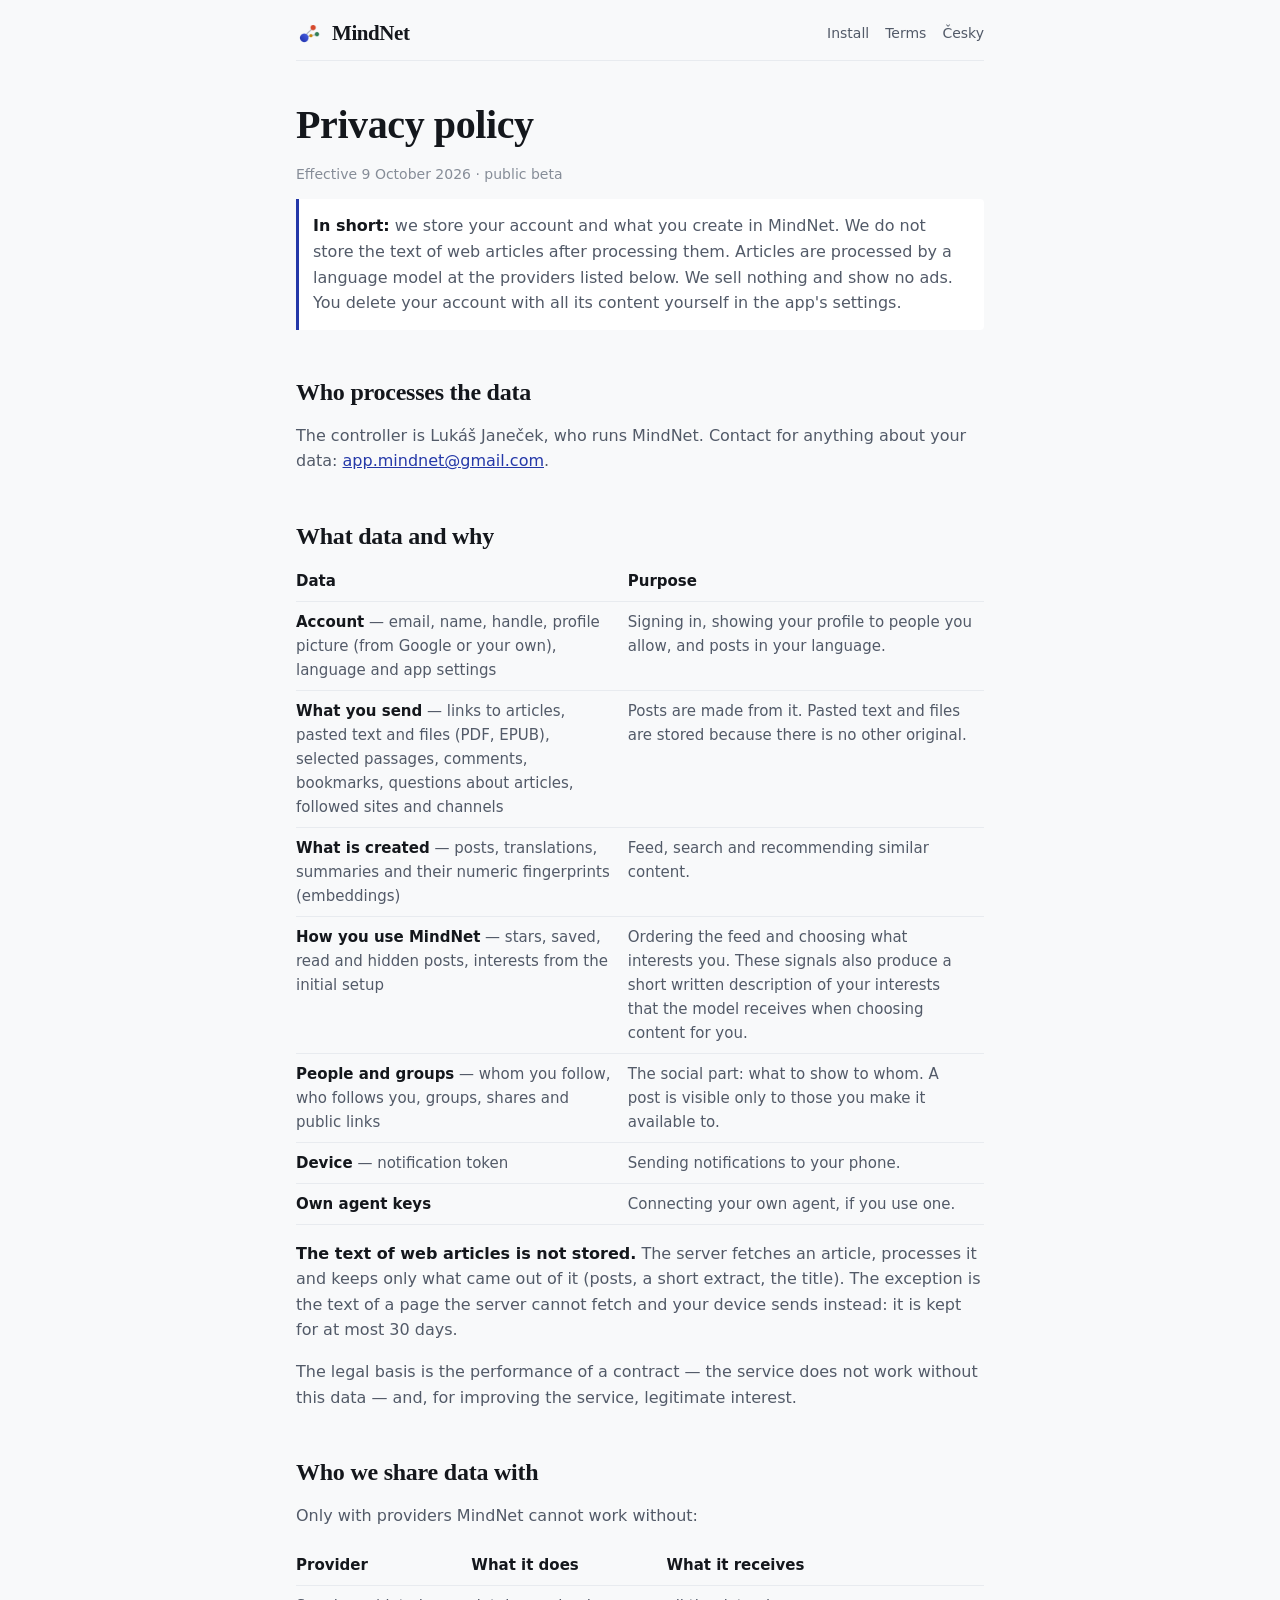
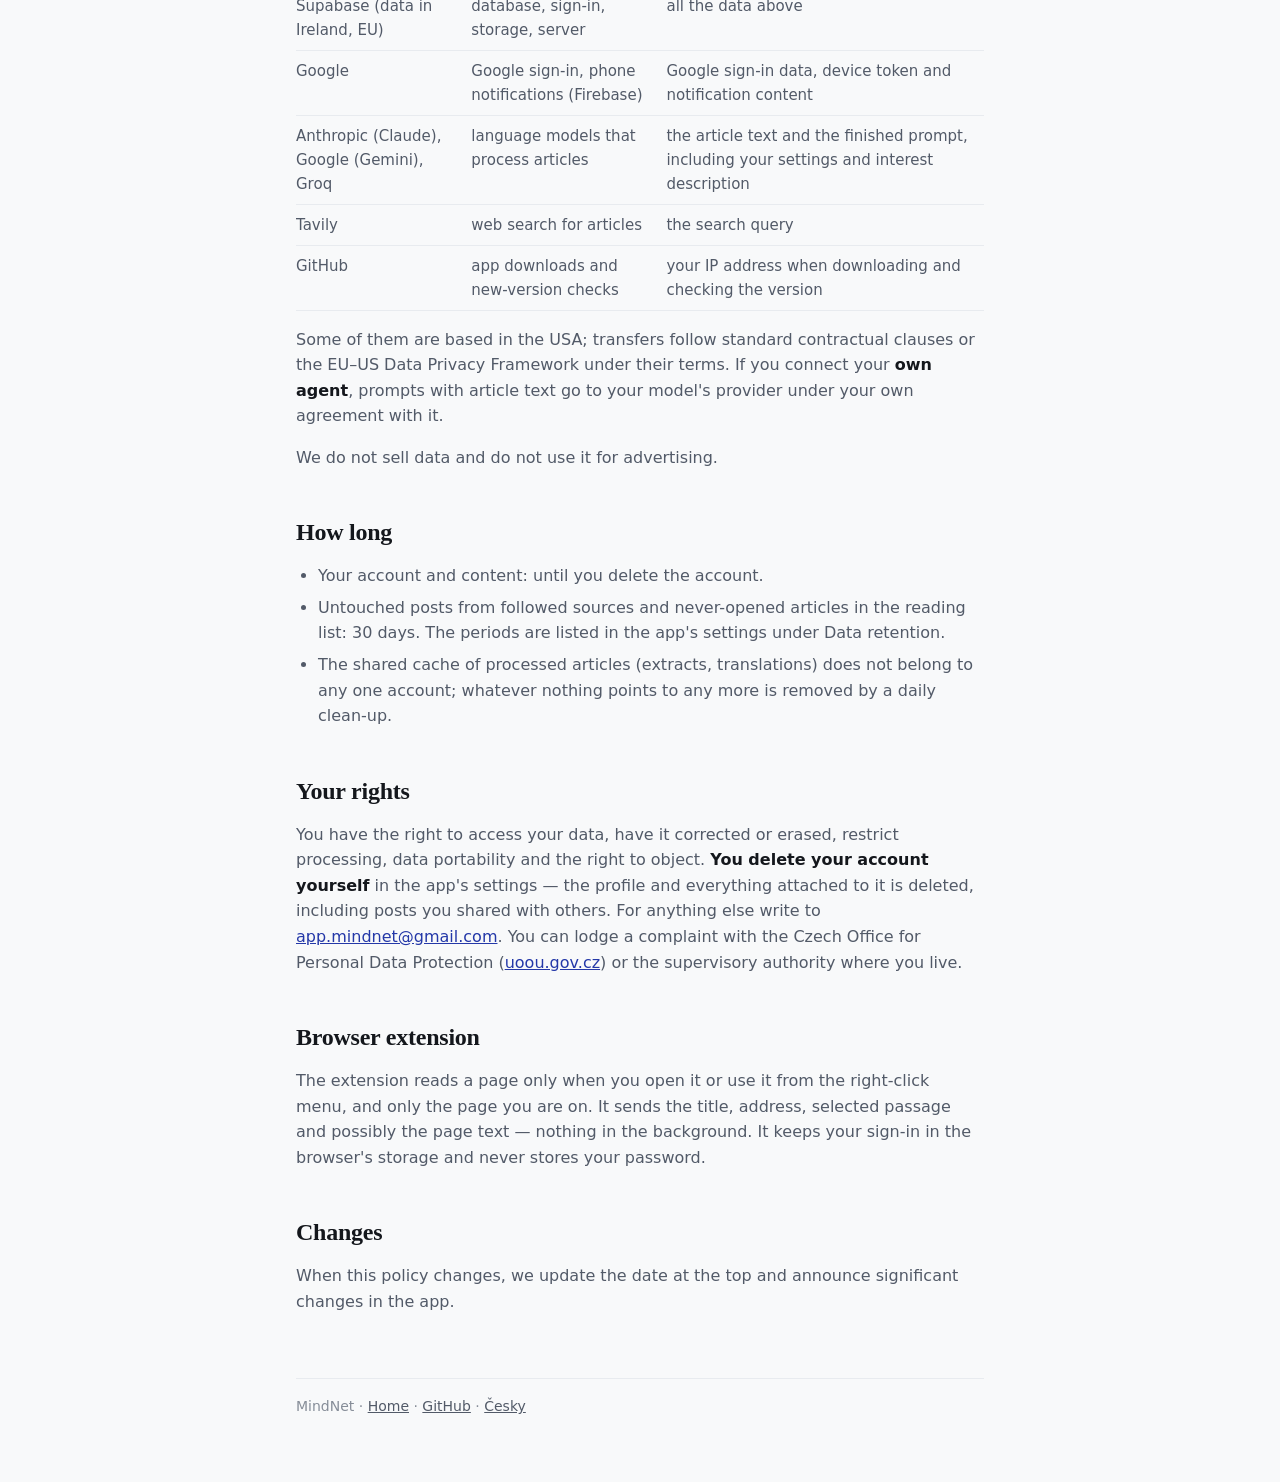
<file: docs/en/privacy.html>
<!doctype html>
<html lang="en">
<head>
<meta charset="utf-8">
<meta name="viewport" content="width=device-width, initial-scale=1">
<title>MindNet — privacy policy</title>
<meta name="description" content="What data MindNet processes, why, who has access to it and how to delete it.">
<link rel="icon" href="../icon.png">
<link rel="stylesheet" href="../style.css">
<link rel="alternate" hreflang="cs" href="../privacy.html">
</head>
<body>
<div class="wrap">
  <header class="top">
    <a href="./"><img src="../icon.png" alt=""><span class="wordmark">MindNet</span></a>
    <nav>
      <a href="./#install">Install</a>
      <a href="./#terms">Terms</a>
      <a href="../privacy.html" hreflang="cs" lang="cs">Česky</a>
    </nav>
  </header>

  <main>
    <h1>Privacy policy</h1>
    <p class="muted">Effective 9 October 2026 · public beta</p>

    <div class="note">
      <p><strong>In short:</strong> we store your account and what you create in MindNet. We do not store the
        text of web articles after processing them. Articles are processed by a language model at the
        providers listed below. We sell nothing and show no ads. You delete your account with all its content
        yourself in the app's settings.</p>
    </div>

    <h2>Who processes the data</h2>
    <p>The controller is Lukáš Janeček, who runs MindNet. Contact for anything about your data:
      <a href="mailto:app.mindnet@gmail.com">app.mindnet@gmail.com</a>.</p>

    <h2>What data and why</h2>
    <div class="table-scroll">
    <table>
      <tr><th>Data</th><th>Purpose</th></tr>
      <tr><td><strong>Account</strong> — email, name, handle, profile picture (from Google or your own), language and app settings</td>
        <td>Signing in, showing your profile to people you allow, and posts in your language.</td></tr>
      <tr><td><strong>What you send</strong> — links to articles, pasted text and files (PDF, EPUB), selected passages, comments, bookmarks, questions about articles, followed sites and channels</td>
        <td>Posts are made from it. Pasted text and files are stored because there is no other original.</td></tr>
      <tr><td><strong>What is created</strong> — posts, translations, summaries and their numeric fingerprints (embeddings)</td>
        <td>Feed, search and recommending similar content.</td></tr>
      <tr><td><strong>How you use MindNet</strong> — stars, saved, read and hidden posts, interests from the initial setup</td>
        <td>Ordering the feed and choosing what interests you. These signals also produce a short written description of your interests that the model receives when choosing content for you.</td></tr>
      <tr><td><strong>People and groups</strong> — whom you follow, who follows you, groups, shares and public links</td>
        <td>The social part: what to show to whom. A post is visible only to those you make it available to.</td></tr>
      <tr><td><strong>Device</strong> — notification token</td>
        <td>Sending notifications to your phone.</td></tr>
      <tr><td><strong>Own agent keys</strong></td>
        <td>Connecting your own agent, if you use one.</td></tr>
    </table>
    </div>
    <p><strong>The text of web articles is not stored.</strong> The server fetches an article, processes it and
      keeps only what came out of it (posts, a short extract, the title). The exception is the text of a page
      the server cannot fetch and your device sends instead: it is kept for at most 30 days.</p>
    <p>The legal basis is the performance of a contract — the service does not work without this data — and,
      for improving the service, legitimate interest.</p>

    <h2>Who we share data with</h2>
    <p>Only with providers MindNet cannot work without:</p>
    <div class="table-scroll">
    <table>
      <tr><th>Provider</th><th>What it does</th><th>What it receives</th></tr>
      <tr><td>Supabase (data in Ireland, EU)</td><td>database, sign-in, storage, server</td><td>all the data above</td></tr>
      <tr><td>Google</td><td>Google sign-in, phone notifications (Firebase)</td><td>Google sign-in data, device token and notification content</td></tr>
      <tr><td>Anthropic (Claude), Google (Gemini), Groq</td><td>language models that process articles</td><td>the article text and the finished prompt, including your settings and interest description</td></tr>
      <tr><td>Tavily</td><td>web search for articles</td><td>the search query</td></tr>
      <tr><td>GitHub</td><td>app downloads and new-version checks</td><td>your IP address when downloading and checking the version</td></tr>
    </table>
    </div>
    <p>Some of them are based in the USA; transfers follow standard contractual clauses or the EU–US Data
      Privacy Framework under their terms. If you connect your <strong>own agent</strong>, prompts with article
      text go to your model's provider under your own agreement with it.</p>
    <p>We do not sell data and do not use it for advertising.</p>

    <h2>How long</h2>
    <ul>
      <li>Your account and content: until you delete the account.</li>
      <li>Untouched posts from followed sources and never-opened articles in the reading list: 30 days.
        The periods are listed in the app's settings under Data retention.</li>
      <li>The shared cache of processed articles (extracts, translations) does not belong to any one account;
        whatever nothing points to any more is removed by a daily clean-up.</li>
    </ul>

    <h2>Your rights</h2>
    <p>You have the right to access your data, have it corrected or erased, restrict processing, data
      portability and the right to object. <strong>You delete your account yourself</strong> in the app's
      settings — the profile and everything attached to it is deleted, including posts you shared with
      others. For anything else write to <a href="mailto:app.mindnet@gmail.com">app.mindnet@gmail.com</a>. You can lodge a
      complaint with the Czech Office for Personal Data Protection (<a href="https://uoou.gov.cz/en">uoou.gov.cz</a>)
      or the supervisory authority where you live.</p>

    <h2>Browser extension</h2>
    <p>The extension reads a page only when you open it or use it from the right-click menu, and only the page
      you are on. It sends the title, address, selected passage and possibly the page text — nothing in the
      background. It keeps your sign-in in the browser's storage and never stores your password.</p>

    <h2>Changes</h2>
    <p>When this policy changes, we update the date at the top and announce significant changes in the app.</p>
  </main>

  <footer>
    MindNet · <a href="./">Home</a> · <a href="https://github.com/xjacka/mindnet-app">GitHub</a> · <a href="../privacy.html" hreflang="cs">Česky</a>
  </footer>
</div>
</body>
</html>
</file>
<file: docs/style.css>
/* Barvy podle MindNetu (docs/DESIGN.md v hlavním repu): indigová je systém,
   rumělková člověk, papír a inkoust na všechno ostatní. */
:root {
  --paper: #f8f9fa; --surface: #fff; --ink: #14171c; --ink2: #525a68; --muted: #868d98;
  --line: #d6dae1; --line-soft: #e8ebef; --indigo: #2438a8; --indigo-soft: #e6eaf9;
  --vermilion: #c9432a; --moss: #2f6b4f;
  color-scheme: light;
}
@media (prefers-color-scheme: dark) {
  :root:not([data-theme="light"]) {
    --paper: #0d1014; --surface: #181c22; --ink: #e9ebef; --ink2: #b9c0ca; --muted: #8a929e;
    --line: #2d343e; --line-soft: #232931; --indigo: #8098f2; --indigo-soft: #1c2440;
    --vermilion: #ef8a6d; --moss: #6cc292;
    color-scheme: dark;
  }
}
:root[data-theme="dark"] {
  --paper: #0d1014; --surface: #181c22; --ink: #e9ebef; --ink2: #b9c0ca; --muted: #8a929e;
  --line: #2d343e; --line-soft: #232931; --indigo: #8098f2; --indigo-soft: #1c2440;
  --vermilion: #ef8a6d; --moss: #6cc292;
  color-scheme: dark;
}

* { box-sizing: border-box; }
html { -webkit-text-size-adjust: 100%; }
body {
  margin: 0; background: var(--paper); color: var(--ink);
  font: 16px/1.6 system-ui, -apple-system, "Segoe UI", sans-serif;
}
.wrap { max-width: 720px; margin: 0 auto; padding: 0 16px 64px; }

header.top {
  display: flex; align-items: center; gap: 10px; padding: 20px 0 14px;
  border-bottom: 1px solid var(--line-soft);
}
header.top a { display: flex; align-items: center; gap: 10px; color: inherit; text-decoration: none; }
header.top img { width: 26px; height: 26px; }
.wordmark { font: 700 21px/1 Georgia, "Times New Roman", serif; letter-spacing: -.02em; }
header.top nav { margin-left: auto; display: flex; gap: 16px; font-size: 14px; }
header.top nav a { color: var(--ink2); white-space: nowrap; }

h1, h2, h3 { font-family: Georgia, "Times New Roman", serif; line-height: 1.2; letter-spacing: -.01em; }
h1 { font-size: clamp(28px, 6vw, 40px); margin: 40px 0 12px; }
h2 { font-size: 24px; margin: 48px 0 10px; }
h3 { font-size: 18px; margin: 28px 0 8px; }
p, li { color: var(--ink2); }
strong { color: var(--ink); }
a { color: var(--indigo); }
.lead { font-size: 19px; color: var(--ink); max-width: 36em; }

.badge {
  display: inline-block; font: 600 11px/1 ui-monospace, Menlo, monospace; letter-spacing: .1em;
  text-transform: uppercase; color: var(--indigo); background: var(--indigo-soft);
  border-radius: 999px; padding: 5px 10px;
}

.cards { display: grid; grid-template-columns: repeat(auto-fit, minmax(300px, 1fr)); gap: 12px; margin: 24px 0; }
.card {
  background: var(--surface); border: 1px solid var(--line); border-radius: 6px; padding: 16px;
  display: flex; flex-direction: column; gap: 8px;
}
.card h3 { margin: 0; }
.card p { margin: 0; font-size: 15px; }
.card p.muted { font-size: 13px; }
.button {
  display: inline-flex; align-items: center; justify-content: center; min-height: 44px; margin-top: auto;
  padding: 0 16px; border-radius: 4px; background: var(--ink); color: var(--paper);
  font-weight: 600; text-decoration: none;
}
.button.ghost { background: transparent; color: var(--ink); border: 1px solid var(--line); }
.muted { color: var(--muted); font-size: 14px; }
.card .version { color: var(--muted); font: 13px/1.4 ui-monospace, Menlo, monospace; text-align: center; }

ol, ul { padding-left: 22px; }
li { margin: 6px 0; }
code {
  font: 14px ui-monospace, Menlo, monospace; background: var(--surface); border: 1px solid var(--line-soft);
  border-radius: 3px; padding: 1px 5px; word-break: break-word;
}
.cmd {
  display: flex; align-items: center; gap: 8px; margin: 8px 0;
  background: var(--surface); border: 1px solid var(--line); border-radius: 6px; padding: 6px 6px 6px 12px;
}
.cmd code {
  flex: 1; min-width: 0; background: none; border: 0; padding: 0;
  white-space: nowrap; overflow-x: auto; word-break: normal;
}
.cmd .copy {
  flex: none; min-height: 32px; padding: 4px 10px; cursor: pointer;
  font: 600 13px system-ui, -apple-system, "Segoe UI", sans-serif; color: var(--ink);
  background: var(--paper); border: 1px solid var(--line); border-radius: 4px;
}
.cmd .copy:hover { border-color: var(--ink2); }
.note {
  border-left: 3px solid var(--indigo); background: var(--surface); padding: 10px 14px; border-radius: 0 4px 4px 0;
}
.note p { margin: 4px 0; }
table { width: 100%; border-collapse: collapse; font-size: 15px; }
th, td { text-align: left; vertical-align: top; padding: 8px 10px 8px 0; border-bottom: 1px solid var(--line-soft); }
th { color: var(--ink); font-weight: 600; }
td { color: var(--ink2); }
.table-scroll { overflow-x: auto; }

footer { margin-top: 64px; padding-top: 16px; border-top: 1px solid var(--line-soft); font-size: 14px; color: var(--muted); }
footer a { color: var(--ink2); }

@media (max-width: 520px) {
  header.top { flex-wrap: wrap; row-gap: 10px; }
  header.top nav { width: 100%; margin-left: 0; gap: 16px; font-size: 14px; }
  .lead { font-size: 17px; }
}
</file>
